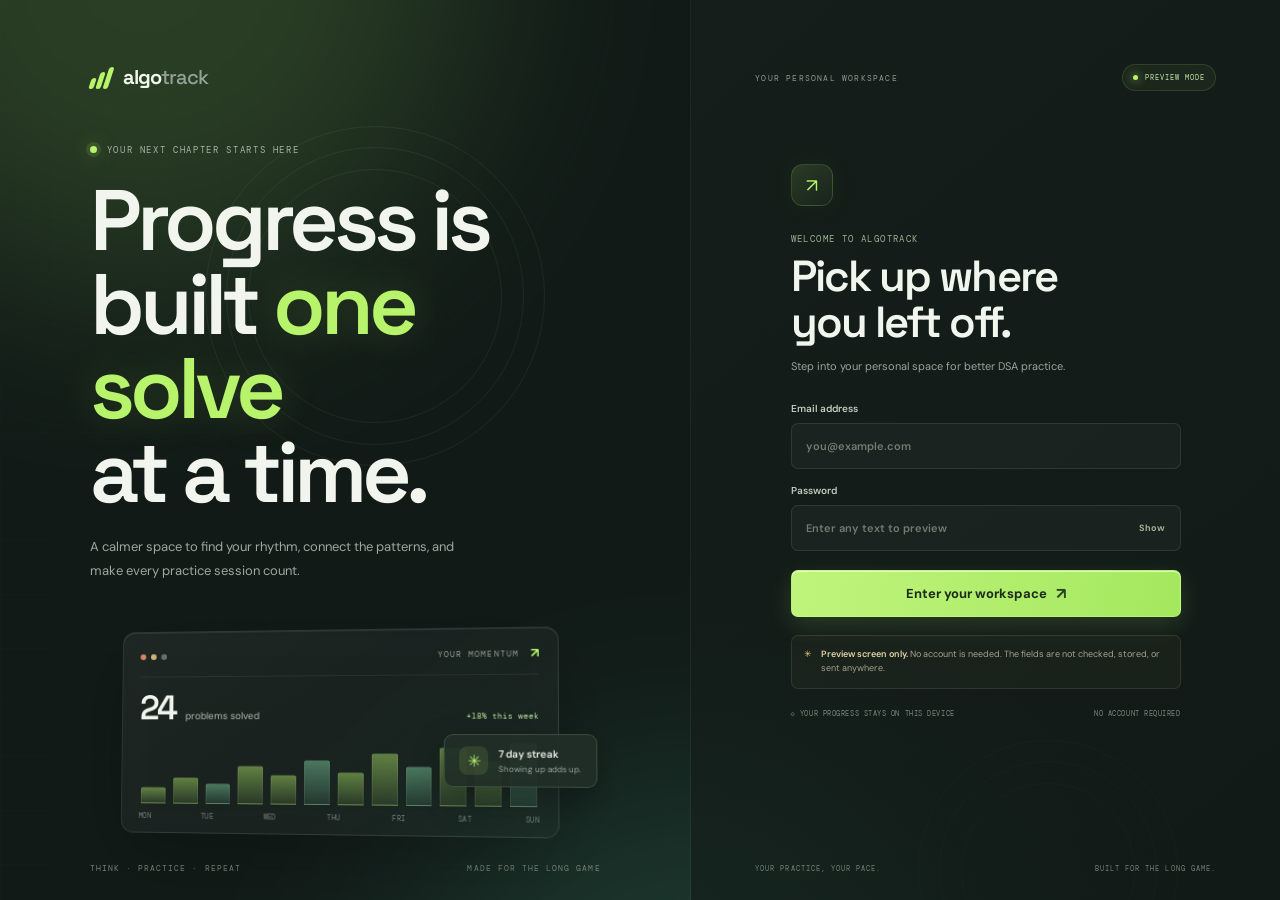
<file: index.html>
<!doctype html>
<html lang="en">
  <head>
    <meta charset="UTF-8" />
    <meta name="viewport" content="width=device-width, initial-scale=1.0" />
    <meta name="theme-color" content="#f5f6f2" />
    <title>AlgoTrack — DSA progress, with a little guidance</title>
    <link rel="preconnect" href="https://fonts.googleapis.com" />
    <link rel="preconnect" href="https://fonts.gstatic.com" crossorigin />
    <link href="https://fonts.googleapis.com/css2?family=DM+Mono:wght@400;500&family=DM+Sans:wght@400;500;600;700;800&family=Space+Grotesk:wght@500;600;700&display=swap" rel="stylesheet" />
    <link rel="stylesheet" href="styles.css" />
  </head>
  <body>
    <main class="login-screen" id="login-screen">
      <div class="login-orb login-orb-one" aria-hidden="true"></div>
      <div class="login-orb login-orb-two" aria-hidden="true"></div>
      <div class="login-grid" aria-hidden="true"></div>
      <section class="login-showcase">
        <a class="brand login-brand" href="#" aria-label="AlgoTrack home">
          <span class="brand-mark"><span></span><span></span><span></span></span>
          <span>algo<span class="brand-light">track</span></span>
        </a>
        <div class="login-showcase-copy">
          <span class="login-eyebrow"><i></i> YOUR NEXT CHAPTER STARTS HERE</span>
          <h1>Progress is<br />built <span>one solve</span><br />at a time.</h1>
          <p>A calmer space to find your rhythm, connect the patterns, and make every practice session count.</p>
        </div>
        <div class="login-preview" aria-hidden="true">
          <div class="preview-top"><span><i></i><i></i><i></i></span><small>YOUR MOMENTUM</small><b>↗</b></div>
          <div class="preview-stat"><strong>24</strong><span>problems solved</span><em>+18% this week</em></div>
          <div class="preview-bars"><i></i><i></i><i></i><i></i><i></i><i></i><i></i><i></i><i></i><i></i><i></i><i></i></div>
          <div class="preview-bottom"><span>MON</span><span>TUE</span><span>WED</span><span>THU</span><span>FRI</span><span>SAT</span><span>SUN</span></div>
          <div class="preview-float"><span>✳</span><div><strong>7 day streak</strong><small>Showing up adds up.</small></div></div>
        </div>
        <div class="login-showcase-footer"><span>THINK · PRACTICE · REPEAT</span><span>MADE FOR THE LONG GAME</span></div>
      </section>
      <section class="login-panel">
        <div class="login-panel-top"><span>YOUR PERSONAL WORKSPACE</span><span class="preview-badge"><i></i> PREVIEW MODE</span></div>
        <div class="login-card">
          <div class="login-card-icon">↗</div>
          <p class="login-card-overline">WELCOME TO ALGOTRACK</p>
          <h2>Pick up where<br />you left off.</h2>
          <p class="login-intro">Step into your personal space for better DSA practice.</p>
          <form id="preview-login-form" class="login-form">
            <label class="login-field">Email address
              <input id="preview-email" type="email" autocomplete="off" placeholder="you@example.com" aria-label="Email address (preview only)" />
            </label>
            <label class="login-field">Password
              <span class="password-wrap"><input id="preview-password" type="password" autocomplete="off" placeholder="Enter any text to preview" aria-label="Password (preview only)" /><button id="preview-toggle-password" class="password-toggle" type="button" aria-label="Show password">Show</button></span>
            </label>
            <button class="button button-dark login-submit" type="submit">Enter your workspace <span>↗</span></button>
          </form>
          <p class="preview-disclaimer"><span>✳</span><span><strong>Preview screen only.</strong> No account is needed. The fields are not checked, stored, or sent anywhere.</span></p>
          <div class="login-trust-row"><span>◇ YOUR PROGRESS STAYS ON THIS DEVICE</span><span>NO ACCOUNT REQUIRED</span></div>
        </div>
        <div class="login-panel-footer"><span>YOUR PRACTICE, YOUR PACE.</span><span>BUILT FOR THE LONG GAME.</span></div>
      </section>
    </main>

    <div class="app-shell" id="app-shell" hidden>
      <aside class="sidebar">
        <a class="brand" href="#" aria-label="AlgoTrack home">
          <span class="brand-mark"><span></span><span></span><span></span></span>
          <span>algo<span class="brand-light">track</span></span>
        </a>

        <div class="sidebar-label">WORKSPACE</div>
        <nav class="main-nav" aria-label="Main navigation">
          <a class="nav-item active" href="#overview"><span class="nav-icon">⌂</span> Overview</a>
          <a class="nav-item" href="#problems"><span class="nav-icon">▤</span> Problem log</a>
          <a class="nav-item" href="#topics"><span class="nav-icon">◉</span> Topics</a>
          <a class="nav-item" href="#platforms"><span class="nav-icon">↗</span> Profiles</a>
        </nav>

        <div class="sidebar-label plan-label">YOUR PLAN</div>
        <section class="plan-card">
          <div class="plan-top"><span class="plan-dot"></span><span>THE GRIND</span></div>
          <h2>Build your<br />foundations.</h2>
          <p>One problem at a time. Keep showing up.</p>
          <div class="plan-progress"><span id="plan-progress-bar"></span></div>
          <div class="plan-foot"><span id="plan-progress-text">0 / 75 problems</span><span>75</span></div>
        </section>

        <div class="sidebar-spacer"></div>
        <div class="privacy-note"><span class="lock-icon">◇</span><span>Your progress stays<br />on this device.</span></div>
        <div class="profile">
          <div class="avatar">D</div>
          <div class="profile-copy"><strong id="profile-name">DSA learner</strong><span>Keep it up ✨</span></div>
        </div>
      </aside>

      <main id="overview" class="main-content">
        <header class="topbar">
          <div class="breadcrumb"><span>WORKSPACE</span><span class="crumb-divider">/</span><strong>Overview</strong></div>
          <div class="topbar-right">
            <span class="today-label"><span class="live-dot"></span> YOUR LEARNING SPACE</span>
            <button class="button button-dark button-small" id="open-problem-form" type="button"><span>＋</span> Log a problem</button>
          </div>
        </header>

        <section class="welcome-section">
          <div>
            <p class="overline">YOUR DSA JOURNEY <span id="today-date"></span></p>
            <h1>Small steps.<br /><span>Serious progress.</span></h1>
            <p class="welcome-copy">Every problem you solve is a pattern you’ll recognize next time.</p>
          </div>
          <div class="welcome-stamp" aria-hidden="true"><span>KEEP<br />GOING</span><b>↗</b></div>
        </section>

        <section class="stats-grid" aria-label="Progress summary">
          <article class="stat-card stat-total">
            <div class="stat-top"><span class="stat-label">PROBLEMS SOLVED</span><span class="stat-icon">⌘</span></div>
            <div class="stat-value" id="solved-total">0</div>
            <div class="stat-foot"><span class="stat-accent" id="solved-this-week">+0</span> this week</div>
            <div class="sparkline" aria-hidden="true"><i></i><i></i><i></i><i></i><i></i><i></i><i></i><i></i><i></i><i></i><i></i><i></i></div>
          </article>
          <article class="stat-card stat-streak">
            <div class="stat-top"><span class="stat-label">CURRENT STREAK</span><span class="stat-icon fire">↗</span></div>
            <div class="stat-value"><span id="streak-total">0</span><small> days</small></div>
            <div class="stat-foot">Consistency beats intensity.</div>
            <div class="streak-dots" id="streak-dots" aria-label="Activity over the last seven days"></div>
          </article>
          <article class="stat-card stat-accuracy">
            <div class="stat-top"><span class="stat-label">EASY → MEDIUM → HARD</span><span class="stat-icon">◌</span></div>
            <div class="difficulty-counts"><span><b id="easy-count">0</b><small>EASY</small></span><span><b id="medium-count">0</b><small>MEDIUM</small></span><span><b id="hard-count">0</b><small>HARD</small></span></div>
            <div class="difficulty-bar"><span class="easy-segment"></span><span class="medium-segment"></span><span class="hard-segment"></span></div>
            <div class="stat-foot">A balanced mix builds range.</div>
          </article>
        </section>

        <section class="panel profiles-section" id="platforms" aria-labelledby="profiles-title">
          <div class="section-heading">
            <div><p class="overline">YOUR CODING PRESENCE</p><h2 id="profiles-title">Platform profiles</h2></div>
            <span class="heading-note">SAVED ON THIS DEVICE</span>
          </div>
          <p class="profiles-intro">Sync public solved-question lists from LeetCode, Codeforces, GeeksforGeeks, and HackerRank. CodeChef sync shows its public profile summary because it does not expose a reliable public solved-question list.</p>
          <form id="profile-form" class="profile-form">
            <label class="form-field">Platform name<input id="profile-platform-name" name="platformName" type="text" list="profile-platform-options" maxlength="40" placeholder="Choose or type a platform" required /></label>
            <datalist id="profile-platform-options">
              <option value="LeetCode"></option>
              <option value="Codeforces"></option>
              <option value="GeeksforGeeks"></option>
              <option value="HackerRank"></option>
              <option value="CodeChef"></option>
              <option value="AtCoder"></option>
              <option value="Topcoder"></option>
              <option value="SPOJ"></option>
              <option value="CSES"></option>
            </datalist>
            <label class="form-field">Profile URL<input id="profile-url" name="profileUrl" type="url" placeholder="https://leetcode.com/u/yourname" required /></label>
            <button class="button button-dark profile-add-button" type="submit"><span>＋</span> Add profile</button>
          </form>
          <div id="profile-cards" class="profile-cards" aria-live="polite"></div>
        </section>

        <section class="coach-card" aria-labelledby="coach-title">
          <div class="coach-art" aria-hidden="true"><div class="orbit orbit-one"></div><div class="orbit orbit-two"></div><div class="orbit-core">✳</div><span class="spark spark-one">✦</span><span class="spark spark-two">·</span><span class="spark spark-three">✧</span></div>
          <div class="coach-content">
            <div class="coach-heading"><span class="coach-kicker"><span class="coach-live"></span> YOUR STUDY COACH</span><span class="private-label">PRIVATE BY DESIGN</span></div>
            <h2 id="coach-title">A little direction goes a long way.</h2>
            <p id="coach-insight">Log a few problems and your coach will spot patterns in your practice and suggest a next step.</p>
            <div class="coach-actions">
              <button id="coach-refresh" class="coach-link" type="button">Refresh my insight <span>↗</span></button>
              <span class="coach-disclaimer">Personalized from your tracker data · no API key needed</span>
            </div>
          </div>
        </section>

        <section class="lower-grid">
          <article class="panel topics-panel" id="topics">
            <div class="section-heading"><div><p class="overline">KNOW YOUR PATTERNS</p><h2>Topic mastery</h2></div><span class="heading-note">BY PROBLEMS SOLVED</span></div>
            <div id="topic-list" class="topic-list"></div>
            <div class="topic-footer"><span class="topic-legend"><i></i> Problems logged</span><a href="#problems" class="text-link">View problem log <span>↗</span></a></div>
          </article>

          <article class="panel activity-panel">
            <div class="section-heading"><div><p class="overline">SHOWING UP ADDS UP</p><h2>Recent activity</h2></div><span class="activity-period">LAST 7 DAYS</span></div>
            <div id="activity-chart" class="activity-chart" role="img" aria-label="Problems solved per day over the last seven days"></div>
            <div class="chart-legend"><span><i class="legend-dot"></i> Problems solved</span><strong id="activity-count">0 this week</strong></div>
            <div class="week-note"><span class="note-icon">✳</span><span id="week-insight">Your next solved problem starts a streak.</span></div>
          </article>
        </section>

        <section class="period-sections" aria-label="Problems by time period">
          <article class="panel period-panel">
            <div class="section-heading period-heading">
              <div><p class="overline">WEEKLY RECAP</p><h2>Last 7 days</h2></div>
              <span class="period-count" id="week-problem-count">0 QUESTIONS</span>
            </div>
            <div id="week-problem-list" class="period-problem-list"></div>
            <button class="period-add-button" type="button">＋ Log a problem</button>
          </article>
          <article class="panel period-panel">
            <div class="section-heading period-heading">
              <div><p class="overline">MONTHLY RECAP</p><h2 id="month-heading">This month</h2></div>
              <span class="period-count" id="month-problem-count">0 QUESTIONS</span>
            </div>
            <div id="month-problem-list" class="period-problem-list"></div>
            <button class="period-add-button" type="button">＋ Log a problem</button>
          </article>
        </section>

        <section class="panel recent-panel" id="problems">
          <div class="section-heading recent-heading"><div><p class="overline">THE WORK YOU PUT IN</p><h2>Problem log <span class="entry-count" id="entry-count">0</span></h2></div><div class="list-controls"><label class="sr-only" for="topic-filter">Filter by topic</label><select id="topic-filter"><option value="all">All topics</option></select><label class="sr-only" for="difficulty-filter">Filter by difficulty</label><select id="difficulty-filter"><option value="all">All levels</option><option value="Easy">Easy</option><option value="Medium">Medium</option><option value="Hard">Hard</option></select></div></div>
          <div class="table-scroll"><table><thead><tr><th>PROBLEM</th><th>PLATFORM</th><th>TOPIC</th><th>DIFFICULTY</th><th>DATE SOLVED</th><th>TIME</th><th>ACTION</th></tr></thead><tbody id="problem-table"></tbody></table></div>
          <div id="empty-state" class="empty-state" hidden><span>⌘</span><strong>No problems here. Yet.</strong><p>Add your first solved problem and start building momentum.</p><button class="button button-dark button-small" type="button" id="empty-add">Log your first problem <span>↗</span></button></div>
          <div id="no-filter-results" class="empty-state compact-empty" hidden>No problems match these filters.</div>
        </section>

        <footer class="footer"><span>MADE FOR THE LONG GAME <span class="footer-star">✳</span></span><span>YOUR PROGRESS, YOUR PACE.</span></footer>
      </main>
    </div>

    <dialog id="problem-dialog" class="problem-dialog">
      <form id="problem-form" method="dialog">
        <div class="dialog-top"><div><p class="overline">ONE MORE REP</p><h2>Log a problem</h2></div><button class="close-dialog" type="button" id="close-dialog" aria-label="Close">×</button></div>
        <p class="dialog-copy">Solved something? Make sure it counts.</p>
        <label class="form-field">Problem name<input id="problem-name" name="name" type="text" maxlength="100" placeholder="e.g. Two Sum" required /></label>
        <label class="form-field">Direct problem URL<input id="problem-url" name="problemUrl" type="url" placeholder="Paste the problem page URL" required /></label>
        <div class="auto-import-box">
          <button id="auto-import-current-page" class="button button-quiet auto-import-button" type="button">Auto-fill from current coding page</button>
          <button id="copy-bookmarklet" class="button button-quiet auto-import-button" type="button">Copy bookmarklet</button>
        </div>
        <div class="form-row"><div class="form-field"><label for="problem-platform">Platform</label><div class="platform-select-row"><select id="problem-platform" name="platform"></select></div><button id="show-add-platform" class="button button-quiet platform-add-button" type="button" aria-expanded="false" aria-controls="add-platform-panel">＋ Add a platform</button></div><label class="form-field">Topic<select id="problem-topic" name="topic" required></select></label></div>
        <fieldset id="add-platform-panel" class="add-platform-panel" hidden>
          <legend>Add a platform</legend>
          <div>
            <label class="form-field">Platform name<input id="new-platform-name" type="text" maxlength="40" placeholder="e.g. AtCoder" /></label>
            <label class="form-field">Platform website<input id="new-platform-url" type="url" placeholder="https://atcoder.jp" /></label>
            <button id="add-platform-submit" class="button button-quiet" type="button">Add platform</button>
          </div>
        </fieldset>
        <div class="form-row"><label class="form-field">Difficulty<select id="problem-difficulty" name="difficulty"><option>Easy</option><option selected>Medium</option><option>Hard</option></select></label><label class="form-field">Date solved<input id="problem-date" name="date" type="date" required /></label></div>
        <label class="form-field">Time spent (min)<input id="problem-time" name="time" type="number" min="1" max="1440" placeholder="Optional" /></label>
        <label class="form-field">Key takeaway <span class="optional-label">OPTIONAL</span><textarea id="problem-note" name="note" maxlength="240" rows="2" placeholder="What pattern or insight did you learn?"></textarea></label>
        <div class="dialog-actions"><button class="button button-quiet" type="button" id="cancel-dialog">Cancel</button><button class="button button-dark" type="submit">Save problem <span>↗</span></button></div>
      </form>
    </dialog>

    <div id="toast" class="toast" role="status" aria-live="polite"></div>
    <script src="app.js"></script>
  </body>
</html>
</file>
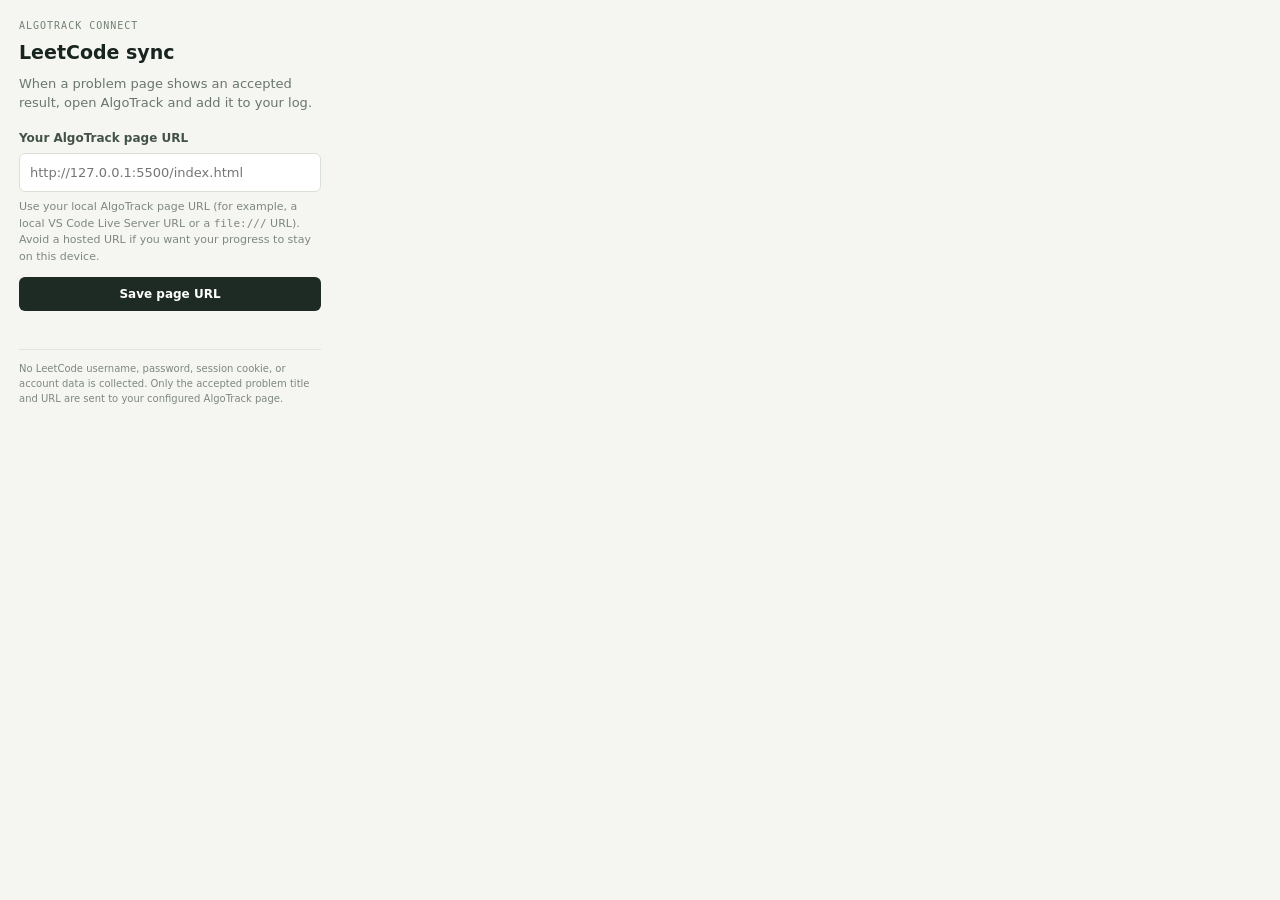
<file: extension/popup.html>
<!doctype html>
<html lang="en">
  <head>
    <meta charset="utf-8" />
    <meta name="viewport" content="width=device-width, initial-scale=1" />
    <title>AlgoTrack LeetCode Sync</title>
    <link rel="stylesheet" href="popup.css" />
  </head>
  <body>
    <main>
      <p class="eyebrow">ALGOTRACK CONNECT</p>
      <h1>LeetCode sync</h1>
      <p class="description">When a problem page shows an accepted result, open AlgoTrack and add it to your log.</p>
      <label for="app-url">Your AlgoTrack page URL</label>
      <input id="app-url" type="text" placeholder="http://127.0.0.1:5500/index.html" autocomplete="url" />
      <p class="hint">Use your local AlgoTrack page URL (for example, a local VS Code Live Server URL or a <code>file:///</code> URL). Avoid a hosted URL if you want your progress to stay on this device.</p>
      <button id="save" type="button">Save page URL</button>
      <p id="status" role="status" aria-live="polite"></p>
      <p class="privacy">No LeetCode username, password, session cookie, or account data is collected. Only the accepted problem title and URL are sent to your configured AlgoTrack page.</p>
    </main>
    <script src="popup.js"></script>
  </body>
</html>
</file>
<file: styles.css>
:root {
  --paper: #f5f6f2;
  --white: #fff;
  --ink: #18241f;
  --muted: #818b84;
  --line: #e8eae4;
  --green: #b7f36b;
  --green-dark: #5e8c39;
  --orange: #ef8758;
  --blue: #91b8ed;
  --lavender: #c7b2e7;
  --mono: "DM Mono", monospace;
  --sans: "DM Sans", sans-serif;
  --display: "Space Grotesk", sans-serif;
}

* { box-sizing: border-box; }
html { scroll-behavior: smooth; }
body { margin: 0; background: var(--paper); color: var(--ink); font-family: var(--sans); -webkit-font-smoothing: antialiased; }
button, input, select, textarea { font: inherit; }
button, a, select { -webkit-tap-highlight-color: transparent; }
a { color: inherit; text-decoration: none; }
button { color: inherit; }
.app-shell { min-height: 100vh; }
.sidebar { position: fixed; z-index: 2; inset: 0 auto 0 0; width: 246px; display: flex; flex-direction: column; padding: 29px 20px 16px; background: #1c2923; color: #ecf0e9; }
.brand { display: flex; align-items: center; gap: 10px; padding: 2px 7px; font: 700 20px var(--display); letter-spacing: -1px; }
.brand-light { color: #a5b1a7; font-weight: 500; }
.brand-mark { width: 23px; height: 23px; display: flex; align-items: end; gap: 3px; }
.brand-mark span { width: 5px; background: var(--green); border-radius: 4px; transform: skew(-18deg); }
.brand-mark span:nth-child(1) { height: 11px; }
.brand-mark span:nth-child(2) { height: 17px; }
.brand-mark span:nth-child(3) { height: 22px; }
.sidebar-label { margin: 48px 0 12px 9px; color: #7e8c81; font: 10px var(--mono); letter-spacing: 1.6px; }
.main-nav { display: grid; gap: 5px; }
.nav-item { display: flex; align-items: center; gap: 12px; padding: 11px 12px; border-radius: 8px; color: #abb6ac; font-size: 13px; font-weight: 600; transition: .2s ease; }
.nav-item:hover { background: #26352d; color: #fff; }
.nav-item.active { background: #2b3a30; color: #d1f89f; }
.nav-icon { width: 17px; text-align: center; color: #98a59b; font-size: 17px; line-height: 1; }
.nav-item.active .nav-icon { color: var(--green); }
.plan-label { margin-top: 39px; }
.plan-card { position: relative; overflow: hidden; padding: 17px 15px 14px; border: 1px solid #39463e; border-radius: 10px; background: #243129; }
.plan-card::after { content: ""; position: absolute; right: -22px; top: 40px; width: 74px; height: 74px; border: 1px solid #425142; border-radius: 50%; box-shadow: 0 0 0 9px #2a382f, 0 0 0 10px #39463e, 0 0 0 19px #2a382f, 0 0 0 20px #39463e; opacity: .75; }
.plan-top { display: flex; align-items: center; gap: 7px; color: #aeb9ac; font: 10px var(--mono); letter-spacing: 1.2px; }
.plan-dot, .live-dot, .coach-live { width: 7px; height: 7px; border-radius: 50%; background: var(--green); box-shadow: 0 0 0 3px #b7f36b22; }
.plan-card h2 { margin: 18px 0 6px; font: 600 21px/1.14 var(--display); letter-spacing: -.6px; }
.plan-card p { max-width: 160px; margin-bottom: 22px; color: #9ba89d; font-size: 11px; line-height: 1.6; }
.plan-progress { height: 4px; margin-bottom: 8px; overflow: hidden; border-radius: 4px; background: #465349; }
.plan-progress span { display: block; width: 0; height: 100%; border-radius: inherit; background: var(--green); transition: width .35s; }
.plan-foot { display: flex; justify-content: space-between; color: #93a095; font: 9px var(--mono); }
.sidebar-spacer { flex: 1; }
.privacy-note { display: flex; align-items: center; gap: 10px; padding: 13px 8px 16px; color: #8f9c90; font-size: 10px; line-height: 1.6; }
.lock-icon { color: var(--green); font-size: 18px; }
.profile { display: flex; align-items: center; gap: 10px; padding: 13px 4px 0; border-top: 1px solid #364239; }
.avatar { display: grid; width: 31px; height: 31px; place-items: center; border-radius: 50%; background: #dceac9; color: #32422f; font: 600 13px var(--display); }
.profile-copy { display: grid; gap: 3px; font-size: 11px; }
.profile-copy span { color: #91a094; font-size: 10px; }
.main-content { width: min(1350px, calc(100% - 246px)); margin-left: 246px; padding: 0 5.1%; }
.topbar { min-height: 66px; display: flex; justify-content: space-between; align-items: center; border-bottom: 1px solid #e6e9e2; }
.breadcrumb { display: flex; align-items: center; gap: 10px; color: #8b958c; font: 10px var(--mono); letter-spacing: .7px; }
.breadcrumb strong { color: #39473e; font-weight: 500; }
.crumb-divider { color: #c1c6bf; }
.topbar-right { display: flex; align-items: center; gap: 22px; }
.today-label { display: flex; align-items: center; gap: 8px; color: #879188; font: 9px var(--mono); letter-spacing: .9px; }
.live-dot { width: 6px; height: 6px; background: #9aca67; }
.button { display: inline-flex; align-items: center; justify-content: center; gap: 9px; min-height: 42px; border: 0; border-radius: 6px; cursor: pointer; font-size: 12px; font-weight: 700; transition: background .2s, transform .2s; }
.button:hover { transform: translateY(-1px); }
.button-dark { padding: 0 16px; background: #1e2b24; color: #fff; }
.button-dark:hover { background: #314137; }
.button-dark span { color: var(--green); font-size: 16px; }
.button-small { min-height: 35px; font-size: 11px; }
.welcome-section { display: flex; justify-content: space-between; align-items: flex-end; padding: 36px 0 27px; }
.overline { color: #909a90; font: 9px var(--mono); letter-spacing: 1.2px; }
.welcome-section .overline { margin-bottom: 13px; }
.welcome-section .overline span { margin-left: 12px; color: #b2b9b1; }
h1, h2, p { margin-top: 0; }
h1 { margin-bottom: 10px; font: 600 clamp(36px, 4vw, 51px)/1.04 var(--display); letter-spacing: -2.3px; }
h1 span { color: #82917e; }
.welcome-copy { margin: 0; color: #7b867d; font-size: 13px; }
.welcome-stamp { width: 83px; height: 83px; position: relative; display: grid; place-content: center; margin: 0 10% 3px 0; border: 1px solid #d7dfd2; border-radius: 50%; color: #83927e; transform: rotate(-13deg); }
.welcome-stamp::before, .welcome-stamp::after { content: ""; position: absolute; border: 1px dashed #c5d1c0; border-radius: 50%; inset: 5px; }
.welcome-stamp::after { inset: -5px; border-color: #e0e5dc; }
.welcome-stamp span { font: 8px/1.3 var(--mono); letter-spacing: 1px; text-align: center; }
.welcome-stamp b { position: absolute; right: -3px; top: 7px; display: grid; width: 23px; height: 23px; place-items: center; border-radius: 50%; background: var(--green); color: #2c3d26; font-size: 13px; }
.stats-grid { display: grid; grid-template-columns: repeat(3, 1fr); gap: 14px; }
.stat-card { min-height: 148px; position: relative; overflow: hidden; padding: 17px 19px; border: 1px solid var(--line); border-radius: 9px; background: #fff; }
.stat-top { display: flex; justify-content: space-between; align-items: center; }
.stat-label { color: #879188; font: 9px var(--mono); letter-spacing: .8px; }
.stat-icon { color: #91a48c; font-size: 16px; }
.stat-icon.fire { color: #e9996e; font-size: 18px; }
.stat-value { margin-top: 13px; font: 600 35px/1 var(--display); letter-spacing: -1.5px; }
.stat-value small { color: #8c968d; font: 11px var(--sans); letter-spacing: 0; }
.stat-foot { position: relative; z-index: 1; margin-top: 9px; color: #8d978e; font-size: 10px; }
.stat-accent { color: #668f43; font-weight: 700; }
.sparkline { position: absolute; right: 17px; bottom: 21px; display: flex; align-items: end; gap: 4px; height: 35px; opacity: .72; }
.sparkline i { display: block; width: 4px; height: 28%; background: #d6eac3; border-radius: 4px 4px 0 0; }
.sparkline i:nth-child(3n+1) { height: 53%; }
.sparkline i:nth-child(4n+2) { height: 72%; }
.sparkline i:nth-child(5n+3) { height: 40%; }
.sparkline i:nth-child(7) { height: 88%; background: #afd687; }
.sparkline i:nth-child(10) { height: 64%; }
.streak-dots { position: absolute; right: 18px; bottom: 25px; display: flex; gap: 5px; }
.streak-dots span { width: 7px; height: 7px; border-radius: 50%; background: #ebeee8; }
.streak-dots span.active { background: #b8e38f; }
.difficulty-counts { display: flex; gap: 20px; margin-top: 13px; }
.difficulty-counts span { display: grid; gap: 3px; }
.difficulty-counts b { font: 600 20px var(--display); }
.difficulty-counts small { color: #9aa29b; font: 8px var(--mono); letter-spacing: .6px; }
.difficulty-bar { display: flex; height: 4px; gap: 3px; margin-top: 9px; }
.difficulty-bar span { border-radius: 4px; }
.easy-segment { flex: 1; background: #b7df92; }
.medium-segment { flex: 1; background: #f3c17f; }
.hard-segment { flex: 1; background: #e89c7c; }
.stat-accuracy .stat-foot { margin-top: 8px; }
.coach-card { min-height: 177px; position: relative; display: flex; align-items: center; gap: 24px; margin-top: 15px; padding: 23px 27px; overflow: hidden; border: 1px solid #354239; border-radius: 9px; background: #202d26; color: #f4f4eb; }
.coach-card::after { content: ""; position: absolute; right: -45px; top: -100px; width: 260px; height: 260px; border: 1px solid #ffffff0b; border-radius: 50%; box-shadow: 0 0 0 25px #ffffff08, 0 0 0 52px #ffffff06; pointer-events: none; }
.coach-art { width: 104px; height: 104px; flex: 0 0 104px; position: relative; display: grid; place-items: center; }
.orbit { position: absolute; border: 1px solid #9bb18350; border-radius: 50%; transform: rotate(-30deg); }
.orbit-one { width: 91px; height: 51px; }
.orbit-two { width: 91px; height: 51px; transform: rotate(48deg); border-color: #d4c4a542; }
.orbit-core { display: grid; width: 42px; height: 42px; place-items: center; border-radius: 50%; background: #b6e58a; color: #30402d; font-size: 21px; box-shadow: 0 0 25px #b6e58a44; }
.spark { position: absolute; color: var(--green); }
.spark-one { top: 13px; right: 12px; font-size: 12px; }
.spark-two { bottom: 17px; left: 12px; font-size: 27px; }
.spark-three { top: 21px; left: 16px; color: #ddb992; font-size: 12px; }
.coach-content { min-width: 0; position: relative; z-index: 1; flex: 1; }
.coach-heading { display: flex; align-items: center; justify-content: space-between; gap: 10px; }
.coach-kicker { display: flex; align-items: center; gap: 8px; color: #c8d5c5; font: 9px var(--mono); letter-spacing: 1px; }
.coach-live { width: 6px; height: 6px; }
.private-label { color: #8b998d; font: 8px var(--mono); letter-spacing: .8px; }
.coach-content h2 { margin: 13px 0 5px; font: 600 20px var(--display); letter-spacing: -.5px; }
.coach-content > p { max-width: 650px; min-height: 34px; margin: 0; color: #b2bdb2; font-size: 11px; line-height: 1.65; }
.coach-actions { display: flex; align-items: center; flex-wrap: wrap; gap: 14px; margin-top: 11px; }
.coach-link { padding: 0; border: 0; background: none; color: var(--green); cursor: pointer; font-size: 10px; font-weight: 700; }
.coach-link span { padding-left: 4px; }
.coach-disclaimer { color: #829086; font-size: 9px; }
.lower-grid { display: grid; grid-template-columns: 1.08fr .92fr; gap: 14px; margin-top: 15px; }
.panel { border: 1px solid var(--line); border-radius: 9px; background: #fff; }
.profiles-section { margin-top: 15px; padding: 19px 21px 17px; scroll-margin-top: 16px; }
.profiles-intro { margin: 8px 0 15px; color: #879188; font-size: 11px; line-height: 1.6; }
.profile-form { display: grid; grid-template-columns: minmax(135px, .7fr) minmax(220px, 1.3fr) auto; align-items: end; gap: 12px; }
.profile-form .form-field { margin-bottom: 0; }
.profile-add-button { min-height: 39px; margin-bottom: 0; white-space: nowrap; }
.profile-cards { display: grid; grid-template-columns: repeat(auto-fill, minmax(270px, 1fr)); gap: 10px; margin-top: 15px; }
.profile-card { min-width: 0; display: flex; align-items: center; gap: 10px; padding: 11px; border: 1px solid #e8ece4; border-radius: 7px; background: #fbfcf9; }
.profile-card-mark { width: 34px; height: 34px; flex: 0 0 34px; display: grid; place-items: center; border-radius: 8px; background: #edf4e7; color: #597747; font: 600 14px var(--display); }
.profile-card-copy { min-width: 0; display: grid; flex: 1; gap: 4px; }
.profile-card-copy strong { overflow: hidden; color: #344137; font-size: 11px; text-overflow: ellipsis; white-space: nowrap; }
.profile-card-copy a { overflow: hidden; color: #81917c; font-size: 9px; text-overflow: ellipsis; white-space: nowrap; }
.profile-card-copy a:hover { color: #5e8c39; text-decoration: underline; text-underline-offset: 2px; }
.profile-sync-message { max-width: 170px; overflow: hidden; color: #9aa49a; font-size: 8px; text-overflow: ellipsis; white-space: nowrap; }
.profile-sync-button, .profile-remove-button { flex: 0 0 auto; padding: 6px 8px; border: 1px solid #e2e7dd; border-radius: 5px; background: #fff; color: #677767; cursor: pointer; font-size: 9px; }
.profile-sync-button:hover:not(:disabled) { border-color: #c8d7bc; background: #f1f6ec; color: #526d43; }
.profile-sync-button:disabled, .profile-remove-button:disabled { cursor: wait; opacity: .65; }
.profile-remove-button:hover { border-color: #d8c9c0; background: #fbf5f1; color: #94694f; }
.profiles-empty { grid-column: 1 / -1; margin: 0; padding: 13px; border: 1px dashed #e1e7dc; border-radius: 6px; color: #899489; font-size: 10px; }
.topics-panel, .activity-panel { min-height: 291px; padding: 20px 21px 15px; }
.section-heading { display: flex; justify-content: space-between; align-items: end; gap: 12px; }
.section-heading .overline { margin: 0 0 5px; font-size: 8px; }
.section-heading h2 { margin: 0; font: 600 18px var(--display); letter-spacing: -.5px; }
.heading-note, .activity-period { color: #9ca49c; font: 8px var(--mono); letter-spacing: .4px; }
.topic-list { display: grid; gap: 12px; margin-top: 20px; }
.topic-row { display: grid; grid-template-columns: minmax(90px, 1fr) minmax(70px, 1.45fr) 25px; align-items: center; gap: 11px; }
.topic-name { overflow: hidden; color: #59665c; font-size: 10px; text-overflow: ellipsis; white-space: nowrap; }
.topic-track { height: 5px; overflow: hidden; border-radius: 5px; background: #eff1eb; }
.topic-fill { height: 100%; border-radius: inherit; background: #badf99; transition: width .35s; }
.topic-count { color: #8b968c; font: 9px var(--mono); text-align: right; }
.topic-empty { padding: 19px 0; color: #8a948c; font-size: 11px; }
.topic-footer { display: flex; justify-content: space-between; align-items: center; margin-top: 17px; padding-top: 12px; border-top: 1px solid #eff0eb; }
.topic-legend, .chart-legend span { display: flex; align-items: center; gap: 6px; color: #9ba39b; font-size: 9px; }
.topic-legend i { width: 7px; height: 7px; border-radius: 2px; background: #badf99; }
.text-link { color: #657867; font-size: 9px; font-weight: 700; }
.text-link span { color: #8ca47b; }
.activity-chart { height: 145px; display: grid; grid-template-columns: repeat(7, 1fr); align-items: end; gap: 10px; margin: 17px 0 10px; padding: 0 5px; border-bottom: 1px solid #eaede7; }
.chart-day { height: 100%; display: flex; flex-direction: column; justify-content: end; align-items: center; gap: 8px; }
.chart-bar-area { height: 112px; width: 100%; display: flex; align-items: end; justify-content: center; }
.chart-bar { width: min(23px, 75%); min-height: 3px; position: relative; border-radius: 4px 4px 0 0; background: #d6e8c5; transition: height .3s; }
.chart-bar.today { background: #a7d37d; }
.chart-bar.has-value::after { content: attr(data-count); position: absolute; top: -16px; left: 50%; color: #788574; font: 8px var(--mono); transform: translateX(-50%); }
.chart-label { padding-bottom: 8px; color: #99a198; font: 8px var(--mono); }
.chart-label.today-label { color: #5f7c4f; }
.chart-legend { display: flex; justify-content: space-between; align-items: center; }
.legend-dot { width: 7px; height: 7px; border-radius: 50%; background: #a7d37d; }
.chart-legend strong { color: #667464; font: 9px var(--mono); }
.week-note { display: flex; align-items: center; gap: 8px; margin-top: 14px; padding-top: 12px; border-top: 1px solid #eff0eb; color: #848e84; font-size: 9px; }
.note-icon { color: #8eae71; font-size: 13px; }
.period-sections { display: grid; grid-template-columns: repeat(2, minmax(0, 1fr)); gap: 14px; margin-top: 15px; }
.period-panel { min-width: 0; padding: 19px 21px 15px; }
.period-heading { align-items: center; }
.period-count { color: #879582; font: 8px var(--mono); letter-spacing: .5px; }
.period-problem-list { display: grid; align-content: start; gap: 0; min-height: 102px; margin-top: 12px; }
.period-problem { min-width: 0; display: flex; align-items: center; gap: 9px; padding: 9px 0; border-bottom: 1px solid #f0f1ed; }
.period-problem-mark { display: grid; width: 25px; height: 25px; flex: 0 0 25px; place-items: center; border-radius: 5px; background: #f0f4ea; color: #788d66; font: 10px var(--mono); }
.period-problem-copy { min-width: 0; display: grid; flex: 1; gap: 3px; }
.delete-problem-mini { margin-left: 6px; border: 1px solid #dde3d9; border-radius: 5px; background: #f8faf6; color: #677269; cursor: pointer; font: 700 10px var(--sans); padding: 6px 8px; transition: .2s ease; }
.delete-problem-mini:hover { background: #edf3ea; color: #2d3a31; }
.problem-platform-link { color: #344137; font-size: 10px; font-weight: 700; text-decoration: none; }
.problem-platform-link:hover { color: #678b4b; text-decoration: underline; text-underline-offset: 2px; }
.period-problem-copy .problem-platform-link { overflow: hidden; text-overflow: ellipsis; white-space: nowrap; }
.period-problem-copy small { overflow: hidden; color: #929c92; font-size: 9px; text-overflow: ellipsis; white-space: nowrap; }
.period-problem-meta { display: grid; justify-items: end; gap: 4px; }
.period-problem-meta > small { color: #929c92; font-size: 8px; }
.period-problem .difficulty { flex: 0 0 auto; font-size: 8px; }
.period-empty { align-self: center; margin: 0; color: #8a948c; font-size: 10px; }
.period-more { padding: 9px 0 2px; color: #70816d; font-size: 9px; font-weight: 700; }
.period-add-button { margin-top: 12px; padding: 0; border: 0; background: transparent; color: #66834f; cursor: pointer; font-size: 10px; font-weight: 700; }
.period-add-button:hover { color: #405d31; }
.recent-panel { margin-top: 15px; padding: 19px 21px 0; }
.recent-heading { align-items: center; margin-bottom: 15px; }
.entry-count { display: inline-grid; min-width: 20px; height: 20px; place-items: center; margin-left: 4px; border-radius: 12px; background: #f0f3ec; color: #758373; font: 9px var(--mono); vertical-align: 2px; }
.list-controls { display: flex; gap: 7px; }
.list-controls select { min-height: 30px; padding: 0 24px 0 9px; border: 1px solid #e6e9e3; border-radius: 5px; background: #fff; color: #758076; font-size: 9px; }
.table-scroll { overflow-x: auto; }
table { width: 100%; border-collapse: collapse; text-align: left; }
thead { border-top: 1px solid #eff0ec; border-bottom: 1px solid #eff0ec; }
th { padding: 10px 8px; color: #9aa39a; font: 8px var(--mono); letter-spacing: .6px; white-space: nowrap; }
th:first-child, td:first-child { padding-left: 2px; }
td { padding: 12px 8px; border-bottom: 1px solid #f0f1ed; color: #79837b; font-size: 10px; white-space: nowrap; }
tbody tr:last-child td { border-bottom: 0; }
.problem-cell { display: flex; align-items: center; gap: 9px; color: #344137; font-weight: 700; }
.problem-mark { display: grid; width: 22px; height: 22px; flex: 0 0 22px; place-items: center; border-radius: 5px; background: #f0f4ea; color: #788d66; font: 10px var(--mono); }
.problem-note { display: block; max-width: 230px; overflow: hidden; margin-top: 3px; color: #a2aaa1; font-size: 9px; font-weight: 400; text-overflow: ellipsis; }
.action-cell { width: 92px; }
.delete-problem-button { border: 1px solid #dde3d9; border-radius: 6px; background: #f8faf6; color: #69756a; cursor: pointer; font: 700 11px var(--sans); padding: 7px 10px; transition: .2s ease; }
.delete-problem-button:hover { background: #edf3ea; color: #2d3a31; }
.topic-tag { color: #728172; }
.difficulty { display: inline-block; padding: 4px 7px; border-radius: 4px; font: 9px var(--mono); }
.difficulty.easy { background: #edf5e7; color: #67854f; }
.difficulty.medium { background: #fbf2e4; color: #b18244; }
.difficulty.hard { background: #f9ece8; color: #bd735a; }
.time-cell { color: #879187; font-family: var(--mono); }
.empty-state { display: flex; flex-direction: column; align-items: center; gap: 7px; padding: 37px 15px 41px; color: #758176; text-align: center; }
.empty-state > span { display: grid; width: 34px; height: 34px; place-items: center; margin-bottom: 2px; border-radius: 50%; background: #f0f4ea; color: #849d70; font-size: 16px; }
.empty-state strong { color: #37453a; font: 600 15px var(--display); }
.empty-state p { margin: 0 0 7px; font-size: 10px; }
.compact-empty { padding: 24px; font-size: 11px; }
.footer { display: flex; justify-content: space-between; padding: 18px 0 20px; color: #a2aaa1; font: 8px var(--mono); letter-spacing: .8px; }
.footer-star { color: #88a66e; font-size: 11px; }
.problem-dialog { width: min(490px, calc(100% - 30px)); max-width: none; max-height: min(90vh, 760px); overflow: auto; padding: 25px 27px 23px; border: 1px solid #e5e9e1; border-radius: 11px; background: #fbfcf9; color: var(--ink); box-shadow: 0 24px 90px #1a291c2b; }
.problem-dialog::backdrop { background: #17221bb5; backdrop-filter: blur(3px); }
.dialog-top { display: flex; justify-content: space-between; align-items: flex-start; }
.dialog-top .overline { margin-bottom: 6px; }
.dialog-top h2 { margin: 0; font: 600 25px var(--display); letter-spacing: -.8px; }
.close-dialog { width: 30px; height: 30px; border: 0; border-radius: 50%; background: #eff2eb; color: #6e796f; cursor: pointer; font-size: 21px; line-height: 1; }
.dialog-copy { margin: 5px 0 20px; color: #899389; font-size: 11px; }
.form-field { display: grid; gap: 7px; margin-bottom: 14px; color: #5d6a5f; font-size: 10px; font-weight: 700; }
.form-field input, .form-field select, .form-field textarea { width: 100%; min-height: 39px; padding: 10px 11px; border: 1px solid #e2e7dd; border-radius: 5px; outline: 0; background: #fff; color: #27342b; font-size: 11px; }
.form-field textarea { resize: vertical; }
.form-field input:focus, .form-field select:focus, .form-field textarea:focus { border-color: #9cbb81; box-shadow: 0 0 0 3px #b7f36b30; }
.form-row { display: grid; grid-template-columns: 1fr 1fr; gap: 12px; }
.platform-select-row { display: flex; gap: 6px; }
.platform-select-row select { min-width: 0; flex: 1; }
.auto-import-box { display: flex; flex-wrap: wrap; gap: 8px; margin: -4px 0 10px; }
.auto-import-button { min-height: 30px; padding: 0 10px; border: 1px solid #dfe7da; border-radius: 5px; background: #f3f7ef; color: #4f6651; font-size: 10px; }
.auto-import-button:hover { background: #ebf3e6; }
.platform-add-button { display: flex; width: 100%; min-height: 36px; justify-content: center; margin-top: -6px; padding: 0 10px; border: 1px dashed #9aaf8c; border-radius: 5px; background: #f1f5ed; color: #526b43; font-size: 10px; font-weight: 700; }
.platform-add-button:hover { border-color: #789764; background: #e7efdf; color: #405a32; }
.add-platform-panel { margin: 0 0 14px; padding: 14px; border: 1px solid #e2e7dd; border-radius: 6px; }
.add-platform-panel legend { padding: 0 5px; color: #5d6a5f; font-size: 11px; font-weight: 700; }
.add-platform-panel .form-field:last-of-type { margin-bottom: 10px; }
.optional-label { margin-left: 5px; color: #a1aaa0; font: 8px var(--mono); }
.dialog-actions { display: flex; justify-content: flex-end; gap: 9px; margin-top: 8px; }
.button-quiet { padding: 0 14px; background: transparent; color: #7e887e; }
.button-quiet:hover { background: #f0f2ec; }
.toast { position: fixed; z-index: 5; right: 24px; bottom: 24px; max-width: min(360px, calc(100% - 32px)); padding: 12px 16px; border: 1px solid #3d4e40; border-radius: 7px; background: #202d26; color: #ecf2e8; box-shadow: 0 8px 30px #18241f25; font-size: 11px; opacity: 0; transform: translateY(8px); pointer-events: none; transition: .2s; }
.toast.show { opacity: 1; transform: translateY(0); }
.sr-only { position: absolute; width: 1px; height: 1px; overflow: hidden; clip: rect(0, 0, 0, 0); white-space: nowrap; clip-path: inset(50%); }
[hidden] { display: none !important; }

.login-screen { --night: #111a17; --night-soft: #19231f; min-height: 100vh; min-height: 100svh; position: relative; display: grid; grid-template-columns: minmax(0, 1.08fr) minmax(390px, .92fr); overflow: hidden; isolation: isolate; background: var(--night); color: #f0f5ed; }
.login-screen::before, .login-screen::after { content: ""; position: absolute; z-index: -1; width: 650px; height: 650px; border-radius: 50%; filter: blur(110px); opacity: .17; pointer-events: none; }
.login-screen::before { top: -360px; left: -180px; background: #a3ed68; animation: login-glow 12s ease-in-out infinite alternate; }
.login-screen::after { right: 20%; bottom: -520px; background: #56c9a0; animation: login-glow 15s ease-in-out infinite alternate-reverse; }
.login-grid { position: absolute; z-index: -1; inset: 0; opacity: .22; background-image: linear-gradient(#d7efd00b 1px, transparent 1px), linear-gradient(90deg, #d7efd00b 1px, transparent 1px); background-size: 54px 54px; mask-image: linear-gradient(90deg, #000 0%, transparent 75%); }
.login-orb { position: absolute; z-index: -1; width: 340px; height: 340px; border: 1px solid #d4f1cb10; border-radius: 50%; pointer-events: none; }
.login-orb::before, .login-orb::after { content: ""; position: absolute; inset: 20px; border: inherit; border-radius: inherit; }
.login-orb::after { inset: 42px; }
.login-orb-one { top: 14%; left: 16%; animation: orbit-drift 26s linear infinite; }
.login-orb-two { right: 8%; bottom: -100px; width: 260px; height: 260px; animation: orbit-drift 32s linear infinite reverse; }
.login-showcase { min-height: 100vh; position: relative; display: flex; flex-direction: column; padding: clamp(28px, 5vw, 70px) clamp(30px, 7vw, 105px) 27px; border-right: 1px solid #ffffff0d; }
.login-brand { align-self: flex-start; padding: 0; color: #f0f5ed; animation: login-brand-in .75s .05s both; }
.login-brand .brand-light { color: #93a398; }
.login-showcase-copy { position: relative; z-index: 1; margin: auto 0 12px; animation: login-rise .8s cubic-bezier(.2,.75,.25,1) both; }
.login-eyebrow { display: inline-flex; align-items: center; gap: 10px; margin-bottom: 23px; color: #a5b4a7; font: 9px var(--mono); letter-spacing: 1.65px; }
.login-eyebrow i { width: 7px; height: 7px; border-radius: 50%; background: var(--green); box-shadow: 0 0 0 4px #b7f36b1e, 0 0 19px #b7f36b8c; animation: status-pulse 2.2s ease-in-out infinite; }
.login-showcase-copy h1 { margin: 0 0 20px; color: #f1f5ed; font: 600 clamp(50px, 6.7vw, 88px)/.98 var(--display); letter-spacing: -5px; }
.login-showcase-copy h1 span { color: var(--green); text-shadow: 0 0 42px #b7f36b2d; animation: text-glow 3.5s ease-in-out 1s infinite alternate; }
.login-showcase-copy > p { max-width: 390px; margin: 0; color: #9da99f; font-size: 13px; line-height: 1.85; }
.login-preview { width: min(100%, 440px); position: relative; margin: 34px 0 28px 24px; padding: 16px 18px 12px; border: 1px solid #ffffff19; border-radius: 13px; background: linear-gradient(145deg, #ffffff0d, #ffffff04); box-shadow: 0 22px 70px #0003, inset 0 1px #ffffff12; backdrop-filter: blur(12px); transform: perspective(900px) rotateY(-7deg) rotateX(2deg); animation: card-float 7s ease-in-out .5s infinite; transition: border-color .35s, box-shadow .35s; }
.login-preview:hover { border-color: #b7f36b50; box-shadow: 0 26px 80px #0004, 0 0 30px #b7f36b0c, inset 0 1px #ffffff18; }
.preview-top { display: flex; align-items: center; min-height: 17px; border-bottom: 1px solid #ffffff11; padding-bottom: 12px; }
.preview-top > span { display: flex; gap: 5px; }
.preview-top > span i { width: 6px; height: 6px; border-radius: 50%; background: #a9b5a9; opacity: .52; }
.preview-top > span i:first-child { background: #f19075; opacity: .88; }
.preview-top > span i:nth-child(2) { background: #ebce80; opacity: .85; }
.preview-top small { margin-left: auto; color: #94a297; font: 8px var(--mono); letter-spacing: 1.1px; }
.preview-top b { margin-left: 11px; color: var(--green); font-size: 13px; }
.preview-stat { display: flex; align-items: baseline; gap: 10px; padding: 14px 0 7px; }
.preview-stat strong { color: #f2f5ed; font: 600 35px/1 var(--display); letter-spacing: -1.8px; }
.preview-stat > span { color: #adb8ae; font-size: 10px; }
.preview-stat em { margin-left: auto; color: #c0eaa0; font: normal 8px var(--mono); }
.preview-bars { height: 73px; display: flex; align-items: end; gap: 8px; padding: 10px 2px 0; }
.preview-bars i { flex: 1; height: 26%; border: 1px solid #d3f1be18; border-radius: 3px 3px 0 0; background: linear-gradient(0deg, #97d36522, #b7f36b72); transform-origin: bottom; animation: bar-dance 3.4s ease-in-out infinite alternate; }
.preview-bars i:nth-child(3n) { background: linear-gradient(0deg, #6fc5a122, #80d3a27a); }
.preview-bars i:nth-child(1) { height: 27%; }
.preview-bars i:nth-child(2) { height: 43%; animation-delay: -.8s; }
.preview-bars i:nth-child(3) { height: 34%; animation-delay: -1.4s; }
.preview-bars i:nth-child(4) { height: 62%; animation-delay: -.3s; }
.preview-bars i:nth-child(5) { height: 48%; animation-delay: -1.8s; }
.preview-bars i:nth-child(6) { height: 72%; animation-delay: -.9s; }
.preview-bars i:nth-child(7) { height: 53%; animation-delay: -2.1s; }
.preview-bars i:nth-child(8) { height: 83%; animation-delay: -.6s; }
.preview-bars i:nth-child(9) { height: 62%; animation-delay: -1.2s; }
.preview-bars i:nth-child(10) { height: 92%; animation-delay: -2.4s; }
.preview-bars i:nth-child(11) { height: 72%; animation-delay: -.5s; }
.preview-bars i:nth-child(12) { height: 100%; animation-delay: -1.7s; }
.preview-bottom { display: flex; justify-content: space-between; padding-top: 8px; color: #748279; font: 7px var(--mono); letter-spacing: .4px; }
.preview-float { position: absolute; right: -37px; bottom: 48px; display: flex; align-items: center; gap: 10px; padding: 11px 14px; border: 1px solid #d2f1c027; border-radius: 9px; background: #202d27eF; box-shadow: 0 12px 32px #0004; animation: float-bob 4s ease-in-out infinite; }
.preview-float > span { display: grid; width: 28px; height: 28px; place-items: center; border-radius: 8px; background: #b7f36b1d; color: var(--green); }
.preview-float div { display: grid; gap: 3px; }
.preview-float strong { color: #edf3e9; font: 600 10px var(--sans); }
.preview-float small { color: #9ba89c; font-size: 8px; }
.login-showcase-footer, .login-panel-footer { display: flex; justify-content: space-between; gap: 12px; color: #758279; font: 8px var(--mono); letter-spacing: 1.05px; }
.login-panel { min-height: 100vh; position: relative; display: flex; flex-direction: column; padding: clamp(28px, 5vw, 70px) clamp(25px, 5vw, 76px) 27px; background: linear-gradient(140deg, #18221e78, #111a17c9); }
.login-panel-top { display: flex; justify-content: space-between; align-items: center; gap: 12px; color: #8b998e; font: 8px var(--mono); letter-spacing: 1.2px; }
.preview-badge { display: inline-flex; align-items: center; gap: 7px; padding: 8px 10px; border: 1px solid #b7f36b22; border-radius: 20px; background: #b7f36b0c; color: #c3e7a8; font-size: 7px; letter-spacing: 1px; }
.preview-badge i { width: 5px; height: 5px; border-radius: 50%; background: var(--green); box-shadow: 0 0 10px #b7f36b; }
.login-card { width: min(100%, 390px); margin: auto; animation: login-rise .8s .12s cubic-bezier(.2,.75,.25,1) both; }
.login-card-icon { display: grid; width: 42px; height: 42px; place-items: center; margin-bottom: 27px; border: 1px solid #b7f36b2a; border-radius: 12px; background: linear-gradient(145deg, #b7f36b24, #b7f36b08); color: var(--green); font-size: 19px; box-shadow: 0 0 32px #b7f36b0e; animation: icon-arrive .8s .35s both, icon-breathe 4s 1.2s ease-in-out infinite; }
.login-card-overline { margin: 0 0 9px; color: #9cb18f; font: 9px var(--mono); letter-spacing: 1.4px; }
.login-card h2 { margin: 0; color: #f0f5ed; font: 600 clamp(34px, 3.4vw, 44px)/1.05 var(--display); letter-spacing: -1.9px; }
.login-intro { margin: 12px 0 26px; color: #98a59a; font-size: 11px; line-height: 1.7; }
.login-form { display: grid; gap: 15px; }
.login-field { display: grid; gap: 8px; color: #c1ccc0; font-size: 10px; font-weight: 600; animation: login-rise .55s both; }
.login-field:nth-of-type(1) { animation-delay: .22s; }
.login-field:nth-of-type(2) { animation-delay: .32s; }
.login-field input { width: 100%; min-height: 46px; padding: 12px 14px; border: 1px solid #ffffff19; border-radius: 7px; outline: 0; background: #ffffff08; color: #eff4ec; font-size: 11px; transition: border-color .2s, background .2s, box-shadow .2s; }
.login-field input:focus { border-color: #b7f36b8c; background: #ffffff0c; box-shadow: 0 0 0 3px #b7f36b18, 0 0 23px #b7f36b0b; }
.login-field input::placeholder { color: #6f7d72; }
.password-wrap { position: relative; display: block; }
.password-wrap input { padding-right: 57px; }
.password-toggle { position: absolute; top: 50%; right: 12px; padding: 4px; transform: translateY(-50%); border: 0; background: transparent; color: #a2b294; cursor: pointer; font-size: 9px; font-weight: 700; }
.login-submit { width: 100%; min-height: 47px; position: relative; overflow: hidden; margin-top: 4px; border: 1px solid #d8ff9c55; border-radius: 7px; background: linear-gradient(105deg, #c0f47c, #a4e85e); color: #1d2b1b; box-shadow: 0 8px 24px #a9ea6628, inset 0 1px #ffffffa3; transition: transform .2s, box-shadow .2s, filter .2s; animation: login-rise .55s .42s both; }
.login-submit::before { content: ""; position: absolute; inset: -50% auto -50% -45%; width: 30%; background: linear-gradient(90deg, transparent, #ffffffa3, transparent); transform: skewX(-22deg); animation: button-sheen 4.8s 1.4s ease-in-out infinite; pointer-events: none; }
.login-submit:hover { transform: translateY(-2px); filter: brightness(1.04); box-shadow: 0 12px 34px #a9ea6645, inset 0 1px #ffffffb5; }
.login-submit span { color: #284223; font-size: 16px; transition: transform .2s; }
.login-submit:hover span { transform: translate(2px, -2px); }
.preview-disclaimer { display: flex; gap: 9px; margin: 18px 0 0; padding: 12px; border: 1px solid #e4c87e20; border-radius: 7px; background: #e4c87e08; color: #a6a28d; font-size: 9px; line-height: 1.55; }
.preview-disclaimer > span:first-child { color: #e5ca82; }
.preview-disclaimer strong { color: #e4d5a8; font-weight: 600; }
.preview-disclaimer { animation: login-rise .55s .5s both; }
.login-trust-row { display: flex; justify-content: space-between; gap: 10px; margin-top: 20px; color: #79877b; font: 7px var(--mono); letter-spacing: .55px; }
.login-panel-footer { margin-top: auto; color: #728075; font-size: 7px; }
@keyframes login-glow { from { transform: translate3d(-15px, 0, 0) scale(.94); } to { transform: translate3d(55px, 35px, 0) scale(1.12); } }
@keyframes orbit-drift { to { transform: rotate(360deg); } }
@keyframes status-pulse { 50% { box-shadow: 0 0 0 7px #b7f36b0d, 0 0 25px #b7f36bba; } }
@keyframes login-rise { from { opacity: 0; transform: translateY(18px); } to { opacity: 1; transform: translateY(0); } }
@keyframes card-float { 50% { transform: perspective(900px) rotateY(-4deg) rotateX(1deg) translateY(-7px); } }
@keyframes bar-dance { to { filter: brightness(1.35); transform: scaleY(.82); } }
@keyframes float-bob { 50% { transform: translateY(-7px); } }
@keyframes login-brand-in { from { opacity: 0; transform: translateY(-8px); } to { opacity: 1; transform: translateY(0); } }
@keyframes text-glow { to { text-shadow: 0 0 16px #b7f36b4d, 0 0 48px #b7f36b3b; } }
@keyframes icon-arrive { from { opacity: 0; transform: scale(.65) rotate(-18deg); } to { opacity: 1; transform: scale(1) rotate(0); } }
@keyframes icon-breathe { 50% { box-shadow: 0 0 38px #b7f36b29; } }
@keyframes button-sheen { 0%, 38% { left: -45%; } 66%, 100% { left: 125%; } }

@media (min-width: 1500px) { .main-content { padding-right: 7%; padding-left: 7%; } }
@media (max-width: 1050px) {
  .login-showcase { padding-right: 36px; padding-left: 36px; }
  .login-panel { padding-right: 34px; padding-left: 34px; }
  .login-preview { margin-left: 8px; }
  .preview-float { right: -12px; }
  .main-content { padding-right: 3.5%; padding-left: 3.5%; }
  .sidebar { width: 218px; }
  .main-content { width: calc(100% - 218px); margin-left: 218px; }
  .welcome-stamp { margin-right: 4%; }
  .coach-art { width: 83px; flex-basis: 83px; transform: scale(.85); }
}
@media (max-width: 760px) {
  .login-screen { grid-template-columns: 1fr; overflow: auto; }
  .login-showcase { min-height: auto; padding: 25px 25px 20px; border-right: 0; }
  .login-showcase-copy { margin: 48px 0 0; }
  .login-showcase-copy h1 { font-size: clamp(49px, 11vw, 72px); letter-spacing: -3.5px; }
  .login-showcase-copy > p { max-width: 430px; }
  .login-preview { width: min(84%, 440px); margin: 24px 0 25px 5%; }
  .login-showcase-footer { margin-top: 0; }
  .login-panel { min-height: auto; padding: 22px 25px 22px; border-top: 1px solid #ffffff10; }
  .login-card { margin: 38px auto; }
  .login-panel-footer { margin-top: 0; }
  .sidebar { position: static; width: auto; height: auto; flex-direction: row; align-items: center; padding: 12px 17px; }
  .brand { margin-right: auto; font-size: 18px; }
  .sidebar-label, .plan-card, .sidebar-spacer, .privacy-note, .profile { display: none; }
  .main-nav { display: flex; gap: 2px; }
  .nav-item { padding: 9px; font-size: 0; }
  .nav-icon { font-size: 17px; }
  .main-content { width: 100%; margin: 0; padding: 0 22px; }
  .topbar { min-height: 54px; }
  .today-label { display: none; }
  .topbar-right { gap: 0; }
  .welcome-section { padding-top: 28px; }
  .welcome-stamp { width: 67px; height: 67px; margin-right: 5px; }
  .welcome-stamp span { font-size: 7px; }
  .stats-grid { grid-template-columns: repeat(2, 1fr); gap: 9px; }
  .stat-card { min-height: 135px; padding: 15px; }
  .stat-accuracy { grid-column: 1 / -1; min-height: 130px; }
  .difficulty-counts { gap: 26px; }
  .lower-grid { grid-template-columns: 1fr; gap: 10px; }
  .period-sections { grid-template-columns: 1fr; gap: 10px; }
  .coach-card { gap: 10px; padding: 20px 17px; }
  .coach-art { width: 68px; flex-basis: 68px; transform: scale(.7); margin: 0 -5px; }
  .coach-content h2 { font-size: 17px; }
  .coach-heading { align-items: flex-start; }
  .private-label { font-size: 7px; text-align: right; }
  .recent-panel { padding-right: 13px; padding-left: 13px; }
  .section-heading h2 { font-size: 17px; }
  .footer { font-size: 7px; }
}
@media (max-width: 480px) {
  .login-showcase { padding-right: 19px; padding-left: 19px; }
  .login-eyebrow { font-size: 8px; letter-spacing: 1px; }
  .login-showcase-copy { margin-top: 41px; }
  .login-showcase-copy h1 { font-size: 49px; letter-spacing: -2.7px; }
  .login-showcase-copy > p { max-width: 315px; font-size: 11px; }
  .login-preview { width: 91%; margin-left: 0; }
  .preview-float { right: -10px; bottom: 35px; }
  .login-showcase-footer { font-size: 6px; letter-spacing: .5px; }
  .login-panel { padding-right: 19px; padding-left: 19px; }
  .login-panel-top { font-size: 7px; }
  .login-card { margin: 32px auto; }
  .login-card h2 { font-size: 36px; }
  .login-trust-row { font-size: 6px; letter-spacing: .15px; }
  .login-panel-footer { font-size: 6px; letter-spacing: .5px; }
  .main-content { padding-right: 15px; padding-left: 15px; }
  .brand { font-size: 16px; }
  .brand-mark { transform: scale(.85); transform-origin: left center; width: 20px; }
  .welcome-stamp { display: none; }
  .welcome-section { padding-top: 24px; }
  h1 { font-size: 39px; letter-spacing: -1.8px; }
  .welcome-copy { max-width: 290px; font-size: 11px; line-height: 1.6; }
  .stat-label { font-size: 8px; letter-spacing: .3px; }
  .stat-value { font-size: 31px; }
  .stat-foot { font-size: 9px; }
  .sparkline { gap: 3px; right: 12px; opacity: .55; }
  .streak-dots { right: 12px; gap: 3px; }
  .streak-dots span { width: 6px; height: 6px; }
  .coach-card { gap: 2px; padding: 17px 13px; }
  .coach-art { width: 48px; flex-basis: 48px; margin: 0 -8px 0 -9px; transform: scale(.56); }
  .coach-kicker { font-size: 8px; letter-spacing: .5px; }
  .coach-disclaimer { width: 100%; }
  .topics-panel, .activity-panel { padding-right: 15px; padding-left: 15px; }
  .heading-note { max-width: 85px; font-size: 7px; text-align: right; }
  .list-controls { gap: 4px; }
  .list-controls select { padding-left: 6px; font-size: 8px; }
  .recent-heading { align-items: flex-start; }
  .recent-heading .section-heading > div:first-child { flex: 1; }
  .footer { font-size: 6px; letter-spacing: .35px; }
  .form-row { grid-template-columns: 1fr; gap: 0; }
}
@media (prefers-reduced-motion: reduce) {
  *, *::before, *::after { scroll-behavior: auto !important; animation-duration: .01ms !important; animation-iteration-count: 1 !important; transition-duration: .01ms !important; }
}

.app-shell { font-size: 16px; }
.sidebar-label { font-size: 11px; }
.nav-item { font-size: 14px; }
.plan-top { font-size: 11px; }
.plan-card h2 { font-size: 23px; }
.plan-card p { font-size: 13px; }
.plan-foot { font-size: 10px; }
.privacy-note { font-size: 11px; }
.profile-copy { font-size: 12px; }
.profile-copy span { font-size: 11px; }
.breadcrumb { font-size: 11px; }
.today-label { font-size: 10px; }
.button { font-size: 13px; }
.button-small { font-size: 12px; }
.overline { font-size: 10px; }
.welcome-section > div:first-child > h1 { font-size: clamp(40px, 4.4vw, 56px); }
.welcome-copy { font-size: 15px; }
.welcome-stamp span { font-size: 9px; }
.stat-label { font-size: 10px; }
.stat-value small { font-size: 12px; }
.stat-foot { font-size: 12px; }
.difficulty-counts small { font-size: 9px; }
.coach-kicker { font-size: 10px; }
.private-label { font-size: 9px; }
.coach-content h2 { font-size: 22px; }
.coach-content > p { font-size: 13px; }
.coach-link { font-size: 12px; }
.coach-disclaimer { font-size: 11px; }
.section-heading .overline { font-size: 9px; }
.section-heading h2 { font-size: 20px; }
.heading-note, .activity-period { font-size: 9px; }
.topic-name { font-size: 12px; }
.topic-count { font-size: 10px; }
.topic-empty { font-size: 13px; }
.topic-legend, .chart-legend span { font-size: 11px; }
.text-link { font-size: 11px; }
.chart-bar.has-value::after { font-size: 9px; }
.chart-label { font-size: 9px; }
.chart-legend strong { font-size: 10px; }
.week-note { font-size: 11px; }
.period-count { font-size: 9px; }
.period-problem-mark { font-size: 11px; }
.problem-platform-link { font-size: 12px; }
.period-problem-copy small { font-size: 10px; }
.period-problem-meta > small, .period-problem .difficulty { font-size: 9px; }
.period-empty { font-size: 12px; }
.period-more, .period-add-button { font-size: 11px; }
.entry-count { min-width: 22px; height: 22px; font-size: 10px; }
.list-controls select { min-height: 34px; font-size: 11px; }
th { font-size: 9px; }
td { font-size: 12px; }
.problem-mark { font-size: 11px; }
.problem-note { font-size: 11px; }
.difficulty { font-size: 10px; }
.empty-state > span { font-size: 18px; }
.empty-state strong { font-size: 17px; }
.empty-state p { font-size: 12px; }
.compact-empty { font-size: 13px; }
.footer { font-size: 9px; }
.footer-star { font-size: 12px; }
.dialog-top h2 { font-size: 27px; }
.close-dialog { width: 34px; height: 34px; }
.dialog-copy { font-size: 13px; }
.form-field { font-size: 12px; }
.form-field input, .form-field select, .form-field textarea { min-height: 42px; font-size: 13px; }
.optional-label { font-size: 9px; }
.toast { font-size: 13px; }

@media (max-width: 760px) {
  .nav-item { font-size: 0; }
  .profile-form { grid-template-columns: 1fr 1fr; }
  .profile-add-button { grid-column: 1 / -1; }
  .welcome-section > div:first-child > h1 { font-size: clamp(38px, 7vw, 48px); }
  .section-heading h2 { font-size: 19px; }
  .footer { font-size: 8px; }
}
@media (max-width: 480px) {
  .profile-form { grid-template-columns: 1fr; }
  .profile-add-button { grid-column: auto; }
  .welcome-section > div:first-child > h1 { font-size: 39px; }
  .welcome-copy { font-size: 13px; }
  .stat-label { font-size: 9px; letter-spacing: .3px; }
  .stat-foot { font-size: 11px; }
  .coach-kicker { font-size: 9px; letter-spacing: .4px; }
  .coach-content h2 { font-size: 18px; }
  .coach-content > p { font-size: 12px; }
  .coach-link { font-size: 11px; }
  .coach-disclaimer { font-size: 10px; }
  .section-heading h2 { font-size: 18px; }
  .heading-note { max-width: 95px; font-size: 8px; }
  .list-controls select { font-size: 10px; }
  .footer { font-size: 7px; letter-spacing: .25px; }
}
</file>
<file: extension/popup.css>
* { box-sizing: border-box; }
body { width: 340px; margin: 0; background: #f5f6f2; color: #18241f; font: 13px/1.5 system-ui, sans-serif; }
main { padding: 19px; }
.eyebrow { margin: 0 0 5px; color: #718271; font: 10px/1.4 monospace; letter-spacing: 1px; }
h1 { margin: 0 0 7px; font-size: 19px; }
.description { margin: 0 0 16px; color: #69766d; }
label { display: block; margin-bottom: 6px; color: #435246; font-size: 12px; font-weight: 700; }
input { width: 100%; padding: 9px 10px; border: 1px solid #d9e0d5; border-radius: 6px; background: #fff; color: #18241f; font: inherit; }
input:focus { outline: 2px solid #b7f36b; outline-offset: 1px; }
.hint { margin: 7px 0 12px; color: #7e887e; font-size: 11px; }
button { width: 100%; padding: 10px; border: 0; border-radius: 6px; background: #1e2b24; color: #fff; cursor: pointer; font: 700 12px system-ui, sans-serif; }
button:hover { background: #314137; }
#status { min-height: 18px; margin: 8px 0 0; color: #4e7039; font-size: 11px; }
#status.error { color: #a24e38; }
.privacy { margin: 12px 0 0; padding-top: 11px; border-top: 1px solid #e0e5dc; color: #7e887e; font-size: 10px; }
</file>
